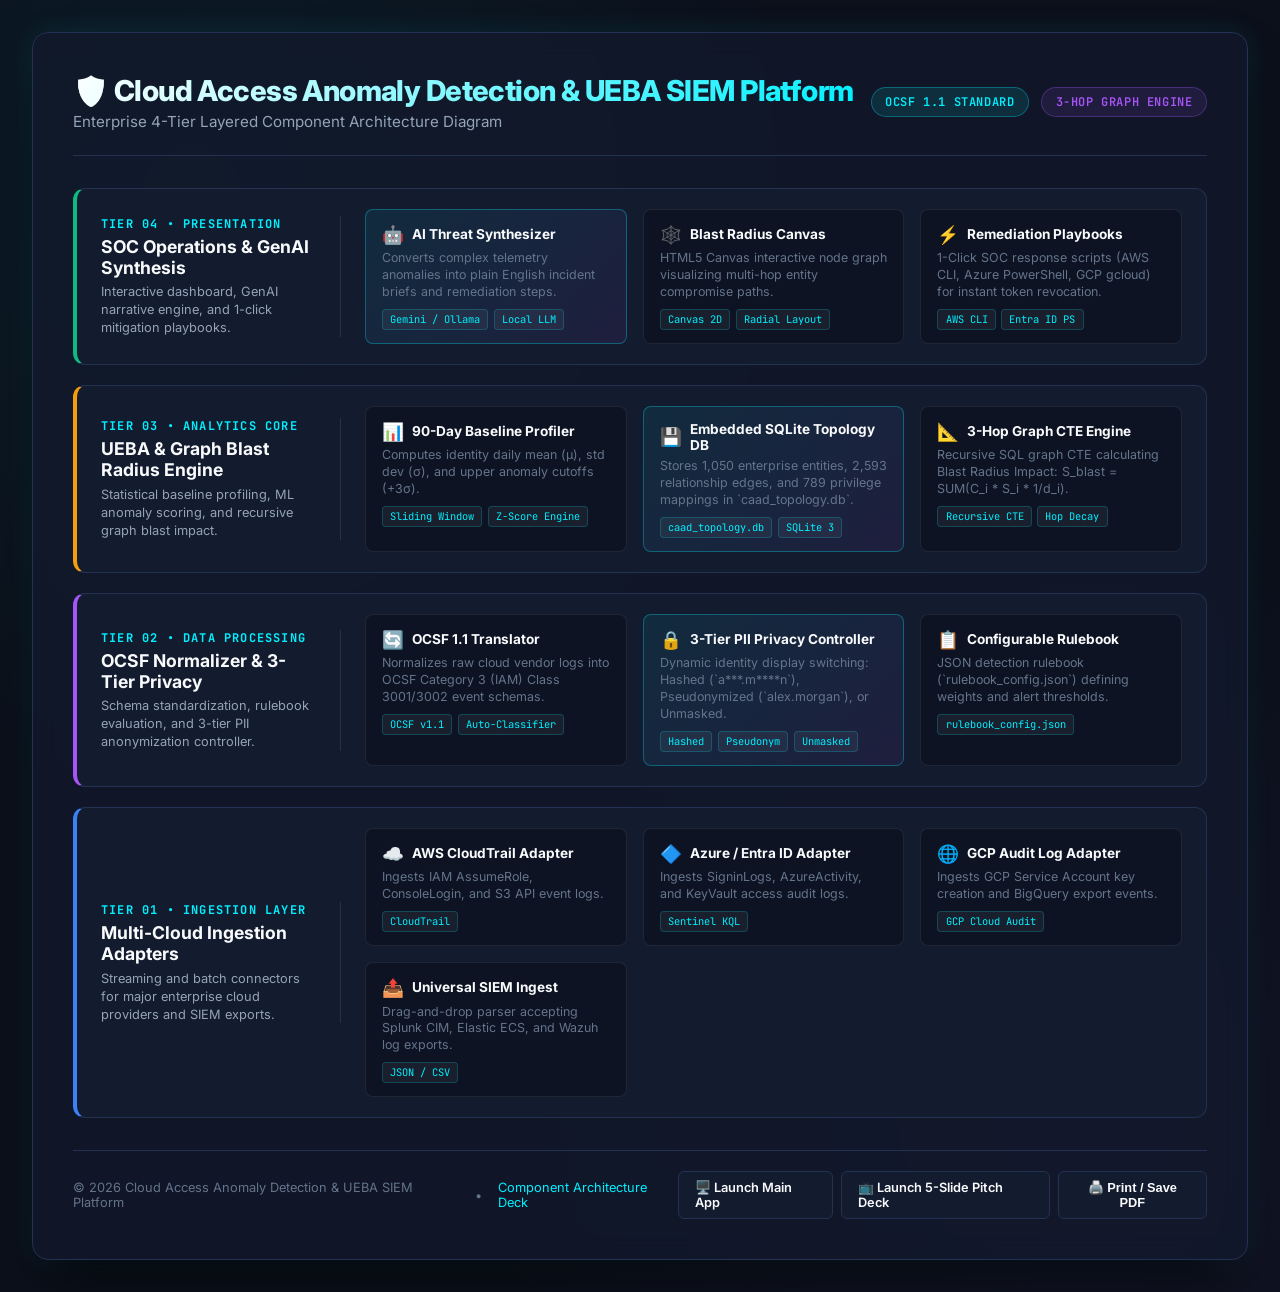
<file: architecture_slide.html>
<!DOCTYPE html>
<html lang="en">
<head>
  <meta charset="UTF-8">
  <meta name="viewport" content="width=device-width, initial-scale=1.0">
  <title>Architecture Diagram | Cloud Access Anomaly Detection Platform</title>
  <link href="https://fonts.googleapis.com/css2?family=Inter:wght@400;500;600;700;800;900&family=JetBrains+Mono:wght@400;600;700&display=swap" rel="stylesheet">
  <style>
    :root {
      --bg-dark: #0b101b;
      --bg-card: #131b2e;
      --bg-hover: #1b2640;
      --border-color: #233252;
      --border-glow: #00f0ff;
      --text-primary: #f8fafc;
      --text-secondary: #94a3b8;
      --text-muted: #64748b;
      --accent-cyan: #00f0ff;
      --accent-blue: #3b82f6;
      --accent-emerald: #10b981;
      --accent-purple: #a855f7;
      --accent-rose: #f43f5e;
      --accent-amber: #f59e0b;
    }

    * {
      box-sizing: border-box;
      margin: 0;
      padding: 0;
    }

    body {
      background-color: var(--bg-dark);
      color: var(--text-primary);
      font-family: 'Inter', -apple-system, BlinkMacSystemFont, sans-serif;
      min-height: 100vh;
      display: flex;
      flex-direction: column;
      justify-content: center;
      align-items: center;
      padding: 2rem;
      overflow-x: hidden;
      background-image: 
        radial-gradient(circle at 15% 15%, rgba(0, 240, 255, 0.05) 0%, transparent 40%),
        radial-gradient(circle at 85% 85%, rgba(168, 85, 247, 0.05) 0%, transparent 40%);
    }

    .slide-container {
      width: 100%;
      max-width: 1400px;
      background: rgba(19, 27, 46, 0.7);
      border: 1px solid var(--border-color);
      border-radius: 16px;
      backdrop-filter: blur(12px);
      box-shadow: 0 25px 50px -12px rgba(0, 0, 0, 0.7), 0 0 30px rgba(0, 240, 255, 0.1);
      padding: 2.5rem;
      position: relative;
    }

    .slide-header {
      display: flex;
      justify-content: space-between;
      align-items: center;
      border-bottom: 1px solid var(--border-color);
      padding-bottom: 1.5rem;
      margin-bottom: 2rem;
    }

    .header-title-group h1 {
      font-size: 1.8rem;
      font-weight: 800;
      letter-spacing: -0.02em;
      background: linear-gradient(135deg, #ffffff 0%, var(--accent-cyan) 100%);
      -webkit-background-clip: text;
      -webkit-text-fill-color: transparent;
      display: flex;
      align-items: center;
      gap: 0.75rem;
    }

    .header-title-group p {
      color: var(--text-secondary);
      font-size: 0.95rem;
      margin-top: 0.25rem;
    }

    .header-badges {
      display: flex;
      gap: 0.75rem;
    }

    .badge {
      font-family: 'JetBrains Mono', monospace;
      font-size: 0.75rem;
      font-weight: 600;
      padding: 0.35rem 0.85rem;
      border-radius: 9999px;
      text-transform: uppercase;
      letter-spacing: 0.05em;
    }

    .badge-cyan {
      background: rgba(0, 240, 255, 0.1);
      color: var(--accent-cyan);
      border: 1px solid rgba(0, 240, 255, 0.3);
    }

    .badge-purple {
      background: rgba(168, 85, 247, 0.1);
      color: var(--accent-purple);
      border: 1px solid rgba(168, 85, 247, 0.3);
    }

    /* Architectural Layer Stack Grid */
    .arch-stack {
      display: grid;
      grid-template-columns: 1fr;
      gap: 1.25rem;
    }

    .layer-card {
      background: var(--bg-card);
      border: 1px solid var(--border-color);
      border-radius: 12px;
      padding: 1.25rem 1.5rem;
      position: relative;
      transition: all 0.3s ease;
      display: grid;
      grid-template-columns: 240px 1fr;
      gap: 1.5rem;
      align-items: center;
    }

    .layer-card:hover {
      border-color: var(--accent-cyan);
      box-shadow: 0 0 20px rgba(0, 240, 255, 0.15);
      transform: translateY(-2px);
    }

    .layer-info {
      border-right: 1px solid var(--border-color);
      padding-right: 1.5rem;
    }

    .layer-num {
      font-family: 'JetBrains Mono', monospace;
      font-size: 0.75rem;
      font-weight: 700;
      color: var(--accent-cyan);
      text-transform: uppercase;
      letter-spacing: 0.1em;
      margin-bottom: 0.25rem;
    }

    .layer-title {
      font-size: 1.1rem;
      font-weight: 700;
      color: var(--text-primary);
      margin-bottom: 0.35rem;
    }

    .layer-desc {
      font-size: 0.8rem;
      color: var(--text-secondary);
      line-height: 1.4;
    }

    .layer-components {
      display: grid;
      grid-template-columns: repeat(auto-fit, minmax(220px, 1fr));
      gap: 1rem;
    }

    .comp-block {
      background: rgba(11, 16, 27, 0.6);
      border: 1px solid rgba(255, 255, 255, 0.08);
      border-radius: 8px;
      padding: 0.85rem 1rem;
      transition: all 0.2s ease;
    }

    .comp-block:hover {
      background: var(--bg-hover);
      border-color: var(--accent-cyan);
    }

    .comp-header {
      display: flex;
      align-items: center;
      gap: 0.5rem;
      margin-bottom: 0.35rem;
    }

    .comp-icon {
      font-size: 1.1rem;
    }

    .comp-name {
      font-size: 0.85rem;
      font-weight: 700;
      color: var(--text-primary);
    }

    .comp-detail {
      font-size: 0.78rem;
      color: var(--text-muted);
      line-height: 1.35;
    }

    .comp-tech {
      display: flex;
      flex-wrap: wrap;
      gap: 0.35rem;
      margin-top: 0.5rem;
    }

    .tech-pill {
      font-family: 'JetBrains Mono', monospace;
      font-size: 0.65rem;
      padding: 0.15rem 0.45rem;
      border-radius: 4px;
      background: rgba(255, 255, 255, 0.05);
      color: var(--accent-cyan);
      border: 1px solid rgba(0, 240, 255, 0.2);
    }

    /* Layer Accent Color Demarcations */
    .layer-1 { border-left: 4px solid var(--accent-blue); }
    .layer-2 { border-left: 4px solid var(--accent-purple); }
    .layer-3 { border-left: 4px solid var(--accent-amber); }
    .layer-4 { border-left: 4px solid var(--accent-emerald); }

    /* Footer & Presenter Bar */
    .slide-footer {
      display: flex;
      justify-content: space-between;
      align-items: center;
      margin-top: 2rem;
      padding-top: 1.25rem;
      border-top: 1px solid var(--border-color);
      font-size: 0.8rem;
      color: var(--text-muted);
    }

    .footer-left {
      display: flex;
      align-items: center;
      gap: 1rem;
    }

    .footer-right {
      display: flex;
      gap: 0.5rem;
    }

    .btn-slide {
      background: var(--bg-card);
      color: var(--text-primary);
      border: 1px solid var(--border-color);
      padding: 0.5rem 1rem;
      border-radius: 6px;
      font-size: 0.8rem;
      font-weight: 600;
      cursor: pointer;
      transition: all 0.2s ease;
      text-decoration: none;
      display: inline-flex;
      align-items: center;
      gap: 0.5rem;
    }

    .btn-slide:hover {
      border-color: var(--accent-cyan);
      color: var(--accent-cyan);
      box-shadow: 0 0 10px rgba(0, 240, 255, 0.2);
    }

    /* Highlight Key Callout Cards */
    .highlight-card {
      background: linear-gradient(135deg, rgba(0, 240, 255, 0.08) 0%, rgba(168, 85, 247, 0.08) 100%);
      border: 1px solid rgba(0, 240, 255, 0.3);
    }
  </style>
</head>
<body>

  <div class="slide-container">
    <!-- Header -->
    <header class="slide-header">
      <div class="header-title-group">
        <h1>🛡️ Cloud Access Anomaly Detection & UEBA SIEM Platform</h1>
        <p>Enterprise 4-Tier Layered Component Architecture Diagram</p>
      </div>
      <div class="header-badges">
        <span class="badge badge-cyan">OCSF 1.1 Standard</span>
        <span class="badge badge-purple">3-Hop Graph Engine</span>
      </div>
    </header>

    <!-- Layered Architecture Stack (Not a flowchart!) -->
    <div class="arch-stack">

      <!-- LAYER 4: SOC Operations & Synthesizer -->
      <div class="layer-card layer-4">
        <div class="layer-info">
          <div class="layer-num">Tier 04 • Presentation</div>
          <div class="layer-title">SOC Operations & GenAI Synthesis</div>
          <div class="layer-desc">Interactive dashboard, GenAI narrative engine, and 1-click mitigation playbooks.</div>
        </div>
        <div class="layer-components">
          <div class="comp-block highlight-card">
            <div class="comp-header">
              <span class="comp-icon">🤖</span>
              <span class="comp-name">AI Threat Synthesizer</span>
            </div>
            <div class="comp-detail">Converts complex telemetry anomalies into plain English incident briefs and remediation steps.</div>
            <div class="comp-tech">
              <span class="tech-pill">Gemini / Ollama</span>
              <span class="tech-pill">Local LLM</span>
            </div>
          </div>

          <div class="comp-block">
            <div class="comp-header">
              <span class="comp-icon">🕸️</span>
              <span class="comp-name">Blast Radius Canvas</span>
            </div>
            <div class="comp-detail">HTML5 Canvas interactive node graph visualizing multi-hop entity compromise paths.</div>
            <div class="comp-tech">
              <span class="tech-pill">Canvas 2D</span>
              <span class="tech-pill">Radial Layout</span>
            </div>
          </div>

          <div class="comp-block">
            <div class="comp-header">
              <span class="comp-icon">⚡</span>
              <span class="comp-name">Remediation Playbooks</span>
            </div>
            <div class="comp-detail">1-Click SOC response scripts (AWS CLI, Azure PowerShell, GCP gcloud) for instant token revocation.</div>
            <div class="comp-tech">
              <span class="tech-pill">AWS CLI</span>
              <span class="tech-pill">Entra ID PS</span>
            </div>
          </div>
        </div>
      </div>

      <!-- LAYER 3: UEBA Detection & Graph Core -->
      <div class="layer-card layer-3">
        <div class="layer-info">
          <div class="layer-num">Tier 03 • Analytics Core</div>
          <div class="layer-title">UEBA & Graph Blast Radius Engine</div>
          <div class="layer-desc">Statistical baseline profiling, ML anomaly scoring, and recursive graph blast impact.</div>
        </div>
        <div class="layer-components">
          <div class="comp-block">
            <div class="comp-header">
              <span class="comp-icon">📊</span>
              <span class="comp-name">90-Day Baseline Profiler</span>
            </div>
            <div class="comp-detail">Computes identity daily mean (&mu;), std dev (&sigma;), and upper anomaly cutoffs (+3&sigma;).</div>
            <div class="comp-tech">
              <span class="tech-pill">Sliding Window</span>
              <span class="tech-pill">Z-Score Engine</span>
            </div>
          </div>

          <div class="comp-block highlight-card">
            <div class="comp-header">
              <span class="comp-icon">💾</span>
              <span class="comp-name">Embedded SQLite Topology DB</span>
            </div>
            <div class="comp-detail">Stores 1,050 enterprise entities, 2,593 relationship edges, and 789 privilege mappings in `caad_topology.db`.</div>
            <div class="comp-tech">
              <span class="tech-pill">caad_topology.db</span>
              <span class="tech-pill">SQLite 3</span>
            </div>
          </div>

          <div class="comp-block">
            <div class="comp-header">
              <span class="comp-icon">📐</span>
              <span class="comp-name">3-Hop Graph CTE Engine</span>
            </div>
            <div class="comp-detail">Recursive SQL graph CTE calculating Blast Radius Impact: S_blast = SUM(C_i * S_i * 1/d_i).</div>
            <div class="comp-tech">
              <span class="tech-pill">Recursive CTE</span>
              <span class="tech-pill">Hop Decay</span>
            </div>
          </div>
        </div>
      </div>

      <!-- LAYER 2: Normalization & Privacy Controls -->
      <div class="layer-card layer-2">
        <div class="layer-info">
          <div class="layer-num">Tier 02 • Data Processing</div>
          <div class="layer-title">OCSF Normalizer & 3-Tier Privacy</div>
          <div class="layer-desc">Schema standardization, rulebook evaluation, and 3-tier PII anonymization controller.</div>
        </div>
        <div class="layer-components">
          <div class="comp-block">
            <div class="comp-header">
              <span class="comp-icon">🔄</span>
              <span class="comp-name">OCSF 1.1 Translator</span>
            </div>
            <div class="comp-detail">Normalizes raw cloud vendor logs into OCSF Category 3 (IAM) Class 3001/3002 event schemas.</div>
            <div class="comp-tech">
              <span class="tech-pill">OCSF v1.1</span>
              <span class="tech-pill">Auto-Classifier</span>
            </div>
          </div>

          <div class="comp-block highlight-card">
            <div class="comp-header">
              <span class="comp-icon">🔒</span>
              <span class="comp-name">3-Tier PII Privacy Controller</span>
            </div>
            <div class="comp-detail">Dynamic identity display switching: Hashed (`a***.m****n`), Pseudonymized (`alex.morgan`), or Unmasked.</div>
            <div class="comp-tech">
              <span class="tech-pill">Hashed</span>
              <span class="tech-pill">Pseudonym</span>
              <span class="tech-pill">Unmasked</span>
            </div>
          </div>

          <div class="comp-block">
            <div class="comp-header">
              <span class="comp-icon">📋</span>
              <span class="comp-name">Configurable Rulebook</span>
            </div>
            <div class="comp-detail">JSON detection rulebook (`rulebook_config.json`) defining weights and alert thresholds.</div>
            <div class="comp-tech">
              <span class="tech-pill">rulebook_config.json</span>
            </div>
          </div>
        </div>
      </div>

      <!-- LAYER 1: Multi-Cloud Ingestion Sources -->
      <div class="layer-card layer-1">
        <div class="layer-info">
          <div class="layer-num">Tier 01 • Ingestion Layer</div>
          <div class="layer-title">Multi-Cloud Ingestion Adapters</div>
          <div class="layer-desc">Streaming and batch connectors for major enterprise cloud providers and SIEM exports.</div>
        </div>
        <div class="layer-components">
          <div class="comp-block">
            <div class="comp-header">
              <span class="comp-icon">☁️</span>
              <span class="comp-name">AWS CloudTrail Adapter</span>
            </div>
            <div class="comp-detail">Ingests IAM AssumeRole, ConsoleLogin, and S3 API event logs.</div>
            <div class="comp-tech">
              <span class="tech-pill">CloudTrail</span>
            </div>
          </div>

          <div class="comp-block">
            <div class="comp-header">
              <span class="comp-icon">🔷</span>
              <span class="comp-name">Azure / Entra ID Adapter</span>
            </div>
            <div class="comp-detail">Ingests SigninLogs, AzureActivity, and KeyVault access audit logs.</div>
            <div class="comp-tech">
              <span class="tech-pill">Sentinel KQL</span>
            </div>
          </div>

          <div class="comp-block">
            <div class="comp-header">
              <span class="comp-icon">🌐</span>
              <span class="comp-name">GCP Audit Log Adapter</span>
            </div>
            <div class="comp-detail">Ingests GCP Service Account key creation and BigQuery export events.</div>
            <div class="comp-tech">
              <span class="tech-pill">GCP Cloud Audit</span>
            </div>
          </div>

          <div class="comp-block">
            <div class="comp-header">
              <span class="comp-icon">📤</span>
              <span class="comp-name">Universal SIEM Ingest</span>
            </div>
            <div class="comp-detail">Drag-and-drop parser accepting Splunk CIM, Elastic ECS, and Wazuh log exports.</div>
            <div class="comp-tech">
              <span class="tech-pill">JSON / CSV</span>
            </div>
          </div>
        </div>
      </div>

    </div>

    <!-- Footer -->
    <footer class="slide-footer">
      <div class="footer-left">
        <span>© 2026 Cloud Access Anomaly Detection & UEBA SIEM Platform</span>
        <span>•</span>
        <span style="color: var(--accent-cyan)">Component Architecture Deck</span>
      </div>
      <div class="footer-right">
        <a href="index.html" class="btn-slide">🖥️ Launch Main App</a>
        <a href="presentation_deck.html" class="btn-slide">📺 Launch 5-Slide Pitch Deck</a>
        <button class="btn-slide" onclick="window.print()">🖨️ Print / Save PDF</button>
      </div>
    </footer>
  </div>

</body>
</html>
</file>
